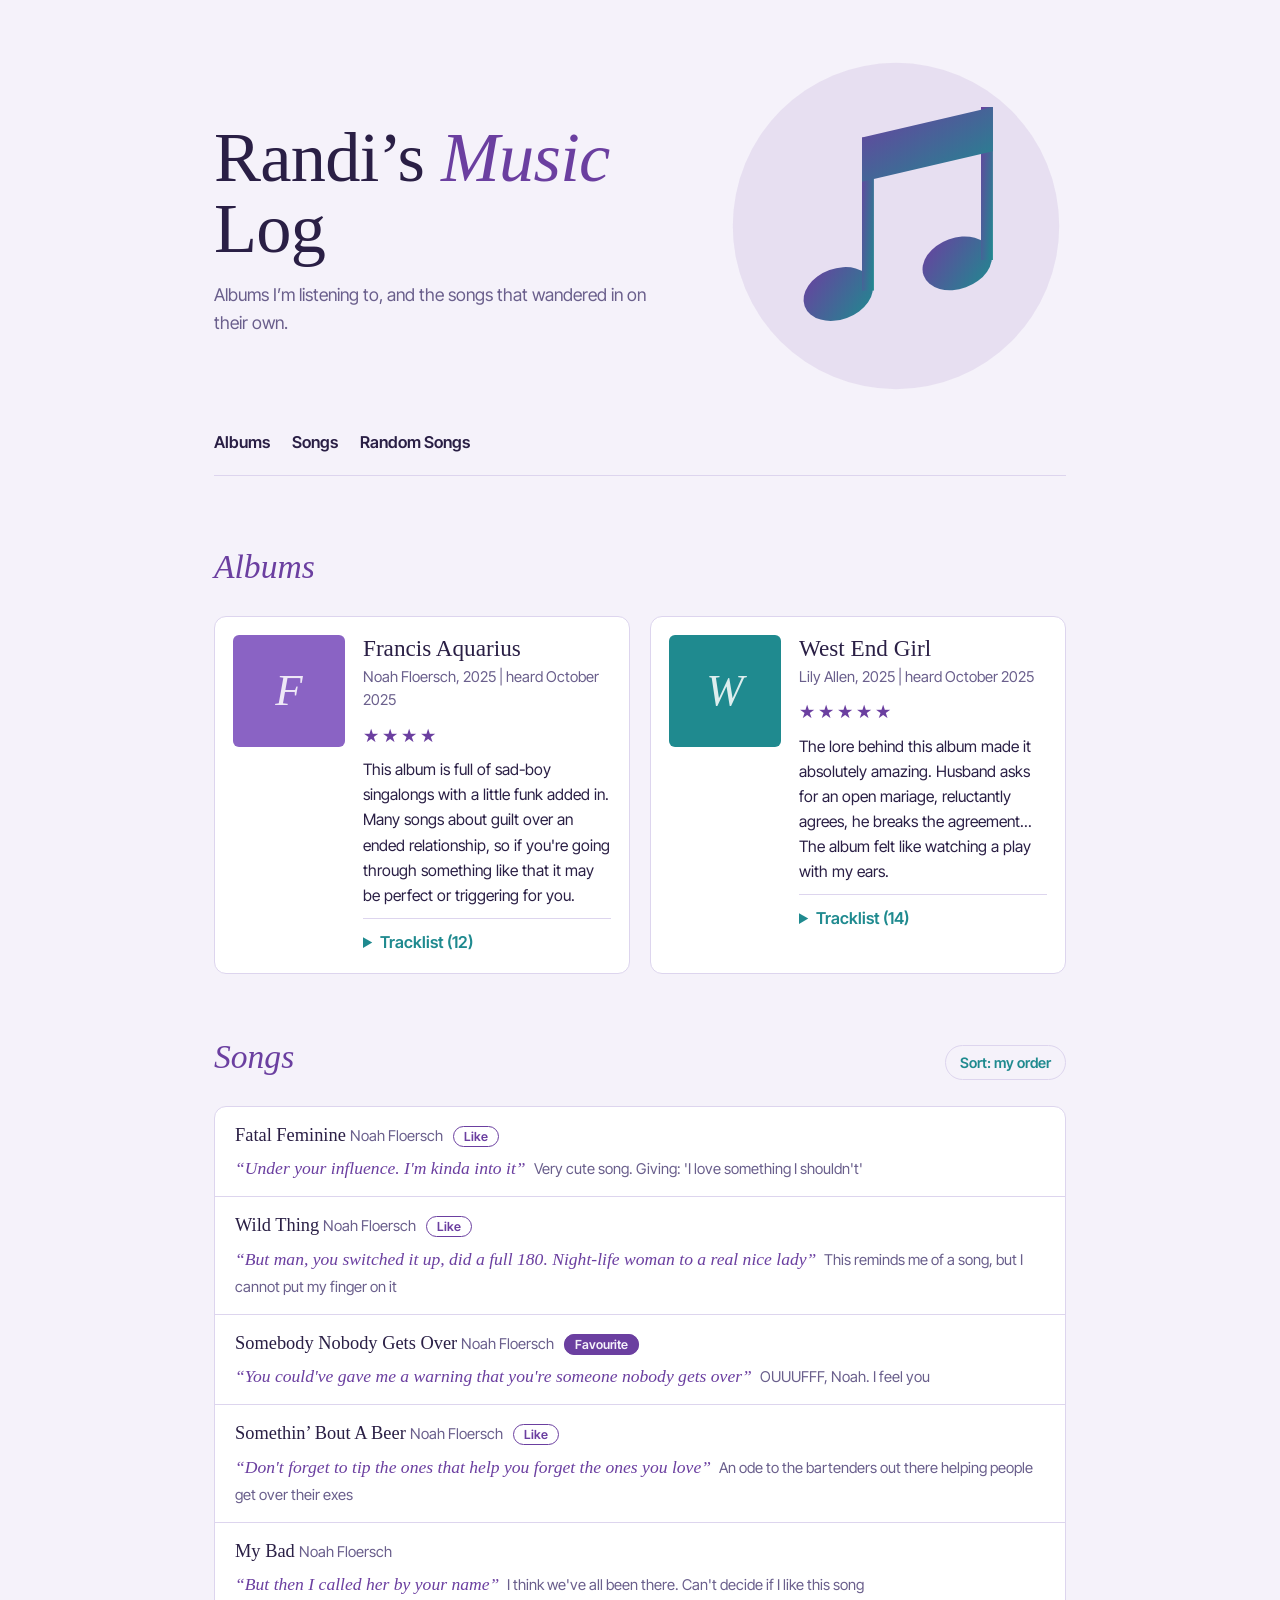
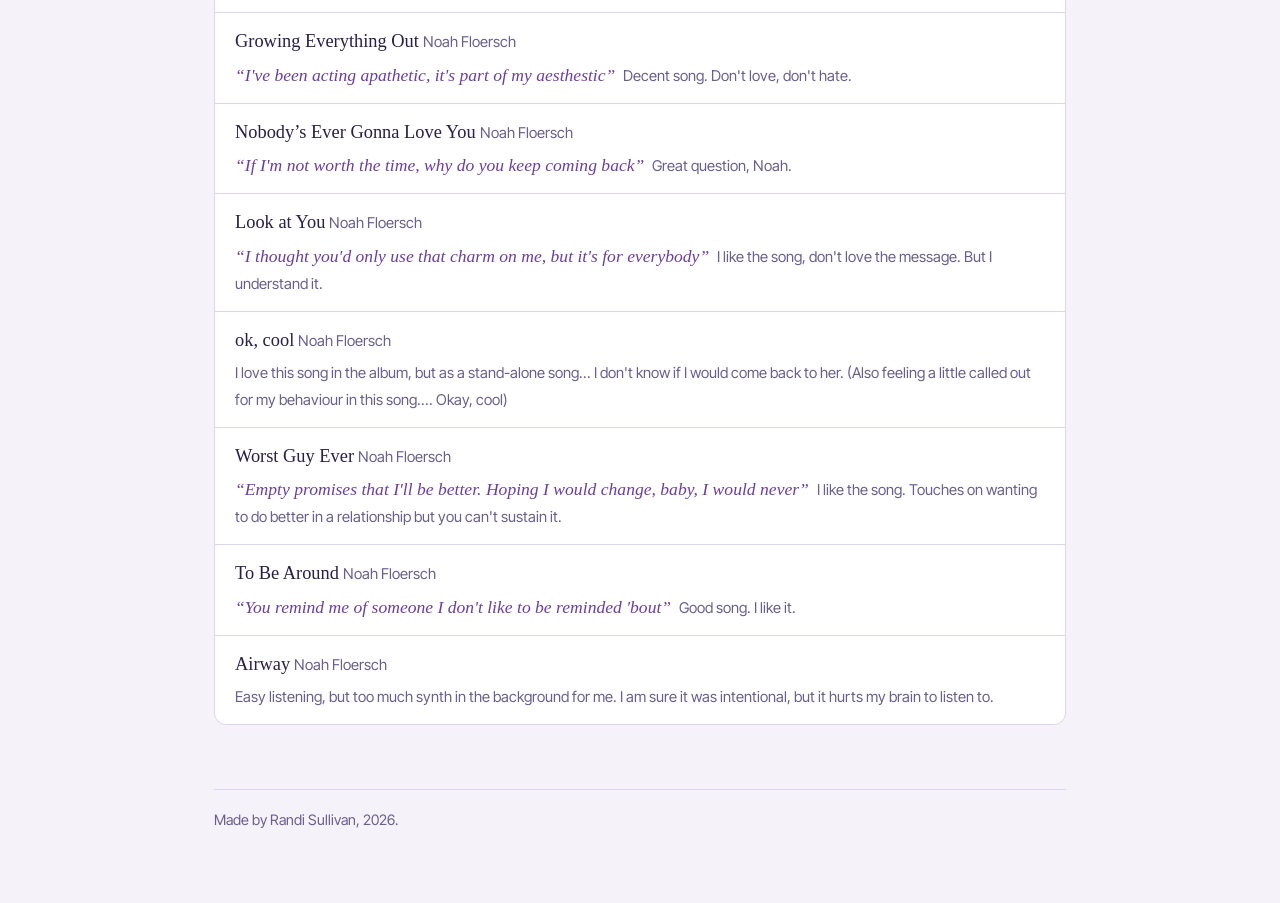
<file: index.html>
<!DOCTYPE html>
<html lang="en">
<head>
<meta charset="UTF-8">
<meta name="viewport" content="width=device-width, initial-scale=1, viewport-fit=cover">
<title>Randi’s Music Log</title>
<link rel="preconnect" href="https://fonts.googleapis.com">
<link rel="preconnect" href="https://fonts.gstatic.com" crossorigin>
<link href="https://fonts.googleapis.com/css2?family=Inter+Tight:wght@400;600&family=Tinos:ital,wght@0,400;0,700;1,400&display=swap" rel="stylesheet">
<link rel="stylesheet" href="styles.css">
</head>
<body>
<div class="wrap">
  <header>
    <div class="hero">
      <div>
        <h1>Randi’s <em>Music</em> Log</h1>
        <p class="tag">Albums I’m listening to, and the songs that wandered in on their own.</p>
      </div>
      <div class="heroArt" id="heroArt"></div>
    </div>
    <nav aria-label="Sections"><a href="#albums">Albums</a><a href="#songs">Songs</a><a href="songs.html">Random Songs</a></nav>
  </header>
  <section id="albums"><div class="hd"><h2>Albums</h2></div><div class="albums" id="albumList"></div></section>
  <section id="songs">
    <div class="hd"><h2>Songs</h2><button type="button" id="sortBtn" class="sortBtn">Sort: my order</button></div>
    <ul class="songs" id="songList"></ul>
  </section>
  <footer id="foot"></footer>
</div>

<script src="data.js"></script>
<script src="main.js"></script>

</body>
</html>
</file>
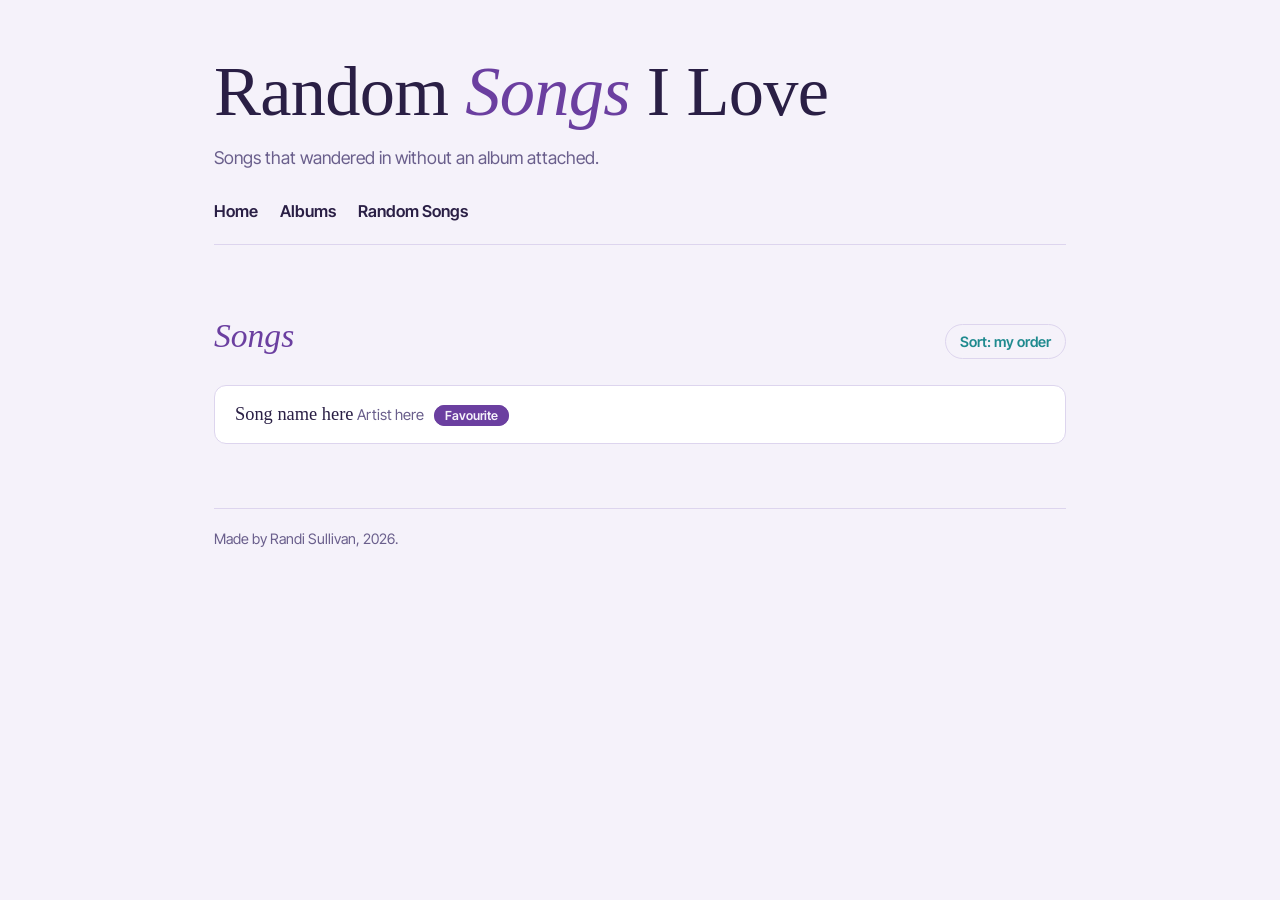
<file: songs.html>
<!DOCTYPE html>
<html lang="en">
<head>
<meta charset="UTF-8">
<meta name="viewport" content="width=device-width, initial-scale=1, viewport-fit=cover">
<title>Random Songs I Love</title>
<link rel="preconnect" href="https://fonts.googleapis.com">
<link rel="preconnect" href="https://fonts.gstatic.com" crossorigin>
<link href="https://fonts.googleapis.com/css2?family=Inter+Tight:wght@400;600&family=Tinos:ital,wght@0,400;0,700;1,400&display=swap" rel="stylesheet">
<link rel="stylesheet" href="styles.css">
</head>
<body>
<div class="wrap">
  <header>
    <h1>Random <em>Songs</em> I Love</h1>
    <p class="tag">Songs that wandered in without an album attached.</p>
    <nav aria-label="Pages"><a href="index.html">Home</a><a href="index.html#albums">Albums</a><a href="songs.html">Random Songs</a></nav>
  </header>
  <section>
    <div class="hd"><h2>Songs</h2><button type="button" id="sortBtn" class="sortBtn">Sort: my order</button></div>
    <ul class="songs" id="randomList"></ul>
  </section>
  <footer id="foot"></footer>
</div>
<script src="data.js"></script>
<script src="songs.js"></script>
</body>
</html>
</file>
<file: styles.css>
:root{
  box-sizing:border-box;
  padding-top:env(safe-area-inset-top,0px);
  padding-bottom:env(safe-area-inset-bottom,0px);
  --bg:#f5f2fa; --panel:#ffffff; --ink:#2a1f45; --muted:#6a5f8c; --line:#ddd5ee;
  --accent:#6b3fa0; --teal:#1f8a8f; --cover:#8a63c4;
  color-scheme:light;
}
@media (prefers-color-scheme:dark){
  :root{--bg:#171226;--panel:#221a38;--ink:#f1ecfa;--muted:#b8abd6;--line:#3b2f5a;--accent:#b794f0;--teal:#5fcfcf;--cover:#6f4aa8;color-scheme:dark}
}
html{scroll-behavior:smooth;scroll-padding-top:env(safe-area-inset-top,0px)}
*,*::before,*::after{box-sizing:inherit}
body{margin:0;background:var(--bg);color:var(--ink);font-family:"Inter Tight",system-ui,sans-serif;font-size:1.02rem;line-height:1.6}
.wrap{max-width:900px;margin:0 auto;padding:0 24px 72px}
header{padding:56px 0 8px}
.hero{display:grid;grid-template-columns:1.15fr .85fr;gap:32px;align-items:center}
.heroArt{width:100%;max-width:340px;justify-self:end;aspect-ratio:1}
.heroArt img{width:100%;height:100%;object-fit:cover;border-radius:14px;border:1px solid var(--line)}
.heroArt svg{width:100%;height:100%}
.heroArt .bgc{fill:var(--accent);fill-opacity:.1}
@media (max-width:640px){.hero{grid-template-columns:1fr}.heroArt{justify-self:start;max-width:240px;order:-1}}
h1,h2,h3{font-family:"Tinos",Georgia,serif;font-weight:400}
h1{font-size:clamp(2.6rem,8vw,4.4rem);line-height:1.02;margin:0;letter-spacing:-.01em}
h1 em{color:var(--accent)}
.tag{margin:16px 0 0;color:var(--muted);max-width:44ch;font-size:1.1rem}
nav{display:flex;gap:22px;margin-top:26px;padding-bottom:14px;border-bottom:1px solid var(--line)}
nav a{color:var(--ink);text-decoration:none;font-weight:600;padding-bottom:4px;border-bottom:2px solid transparent}
nav a:hover,nav a:focus-visible{color:var(--accent);border-bottom-color:var(--accent);outline:none}
section{margin-top:56px}
.hd h2{margin:0 0 22px;font-size:2.1rem;font-style:italic;color:var(--accent)}
.albums{display:grid;gap:20px;grid-template-columns:repeat(auto-fill,minmax(min(100%,400px),1fr))}
.album{background:var(--panel);border:1px solid var(--line);border-radius:12px;padding:18px;display:flex;gap:18px;align-items:flex-start}
.cover{flex:0 0 112px;height:112px;border-radius:6px;background:var(--c,var(--cover));display:grid;place-items:center;overflow:hidden}
.cover img{width:100%;height:100%;object-fit:cover}
.cover span{font-family:"Tinos",serif;font-size:2.8rem;font-style:italic;color:rgba(255,255,255,.85)}
.info{min-width:0;flex:1}
.info h3{font-size:1.45rem;margin:0;line-height:1.15}
.meta{color:var(--muted);font-size:.93rem;margin:4px 0 10px}
.note{margin:0 0 10px;font-size:.98rem}
.rating{color:var(--accent);margin:0 0 8px;letter-spacing:3px}
details{margin-top:8px;border-top:1px solid var(--line);padding-top:10px}
summary{cursor:pointer;font-weight:600;color:var(--teal)}
summary:hover{color:var(--accent)}
summary:focus-visible{outline:2px solid var(--accent);outline-offset:3px;border-radius:2px}
ol{margin:10px 0 0;padding-left:1.6em;font-size:.97rem}
ol li{padding:1px 0}
li.fav{font-weight:600;color:var(--accent)}
.songs{list-style:none;margin:0;padding:0;background:var(--panel);border:1px solid var(--line);border-radius:12px}
.songs li{padding:14px 20px;border-top:1px solid var(--line);display:flex;justify-content:space-between;gap:12px;flex-wrap:wrap}
.songs li:first-child{border-top:0}
.songs span{font-family:"Tinos",serif;font-size:1.15rem}
.songs small{color:var(--muted);font-size:.93rem}
.songs a{color:var(--ink);text-decoration:underline;text-decoration-color:var(--accent);text-underline-offset:4px}
.songs a:hover,.songs a:focus-visible{color:var(--accent);outline:none}
.empty{color:var(--muted)}
footer{margin-top:64px;color:var(--muted);font-size:.9rem;border-top:1px solid var(--line);padding-top:18px}
@media (max-width:420px){.album{flex-direction:column}.cover{flex-basis:auto;width:100%;height:140px}}

.hd{display:flex;justify-content:space-between;align-items:baseline;gap:12px;flex-wrap:wrap}
.sortBtn{font:inherit;font-size:.9rem;font-weight:600;color:var(--teal);background:none;border:1px solid var(--line);border-radius:999px;padding:5px 14px;cursor:pointer}
.sortBtn:hover,.sortBtn:focus-visible{color:var(--accent);border-color:var(--accent);outline:none}
.badge{font-family:"Inter Tight",sans-serif;font-style:normal;font-size:.78rem;font-weight:600;padding:2px 10px;border-radius:999px;margin-left:6px;border:1px solid var(--muted);color:var(--muted)}
.badge.love{background:var(--accent);border-color:var(--accent);color:var(--bg)}
.badge.like{border-color:var(--accent);color:var(--accent)}
.badge.hate{border-color:#b3261e;color:#b3261e}
li.hate{color:var(--muted);text-decoration:line-through}
@media (prefers-color-scheme:dark){.badge.hate{border-color:#ff8a80;color:#ff8a80}}

.songs li{display:block}
.songText{margin-top:4px}
.songText small{display:inline;color:var(--muted)}
.lyric{font-family:"Tinos",Georgia,serif;font-style:italic;font-size:1.1rem;color:var(--accent);margin-right:8px}
</file>
